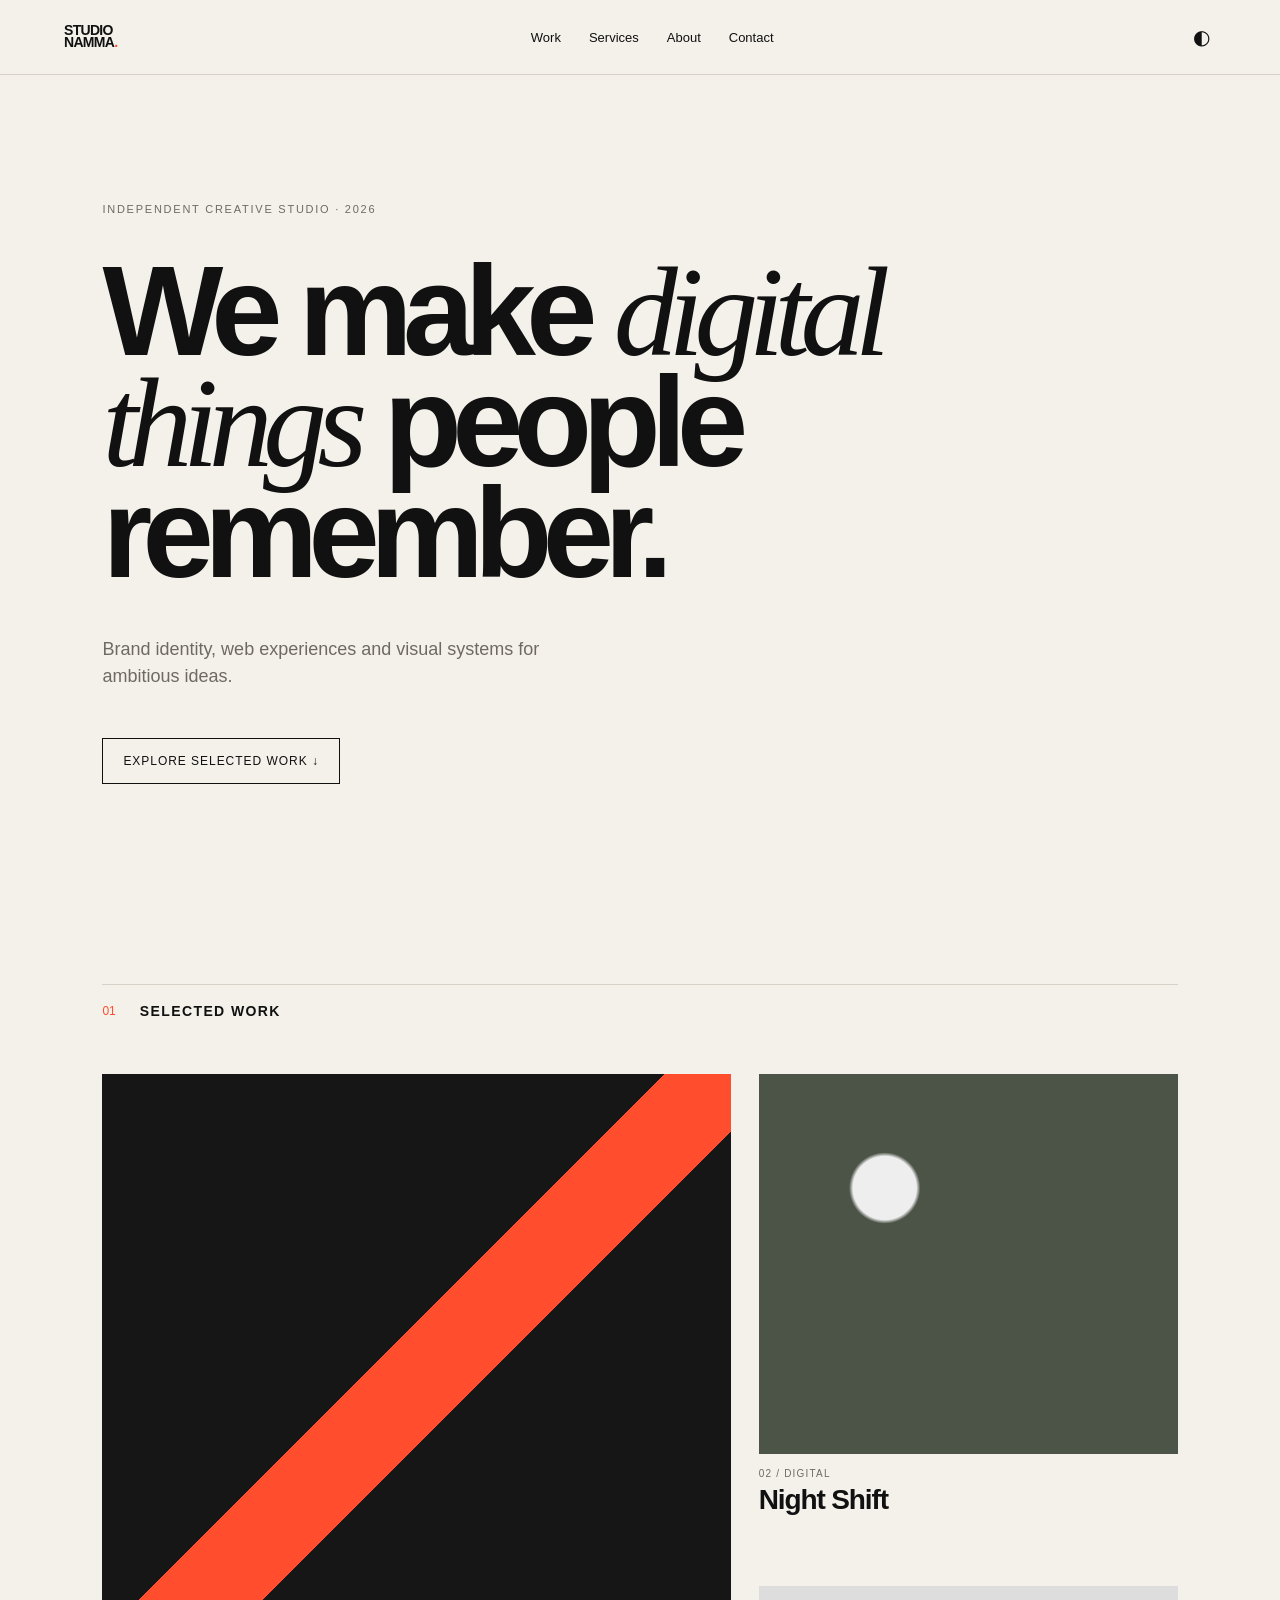
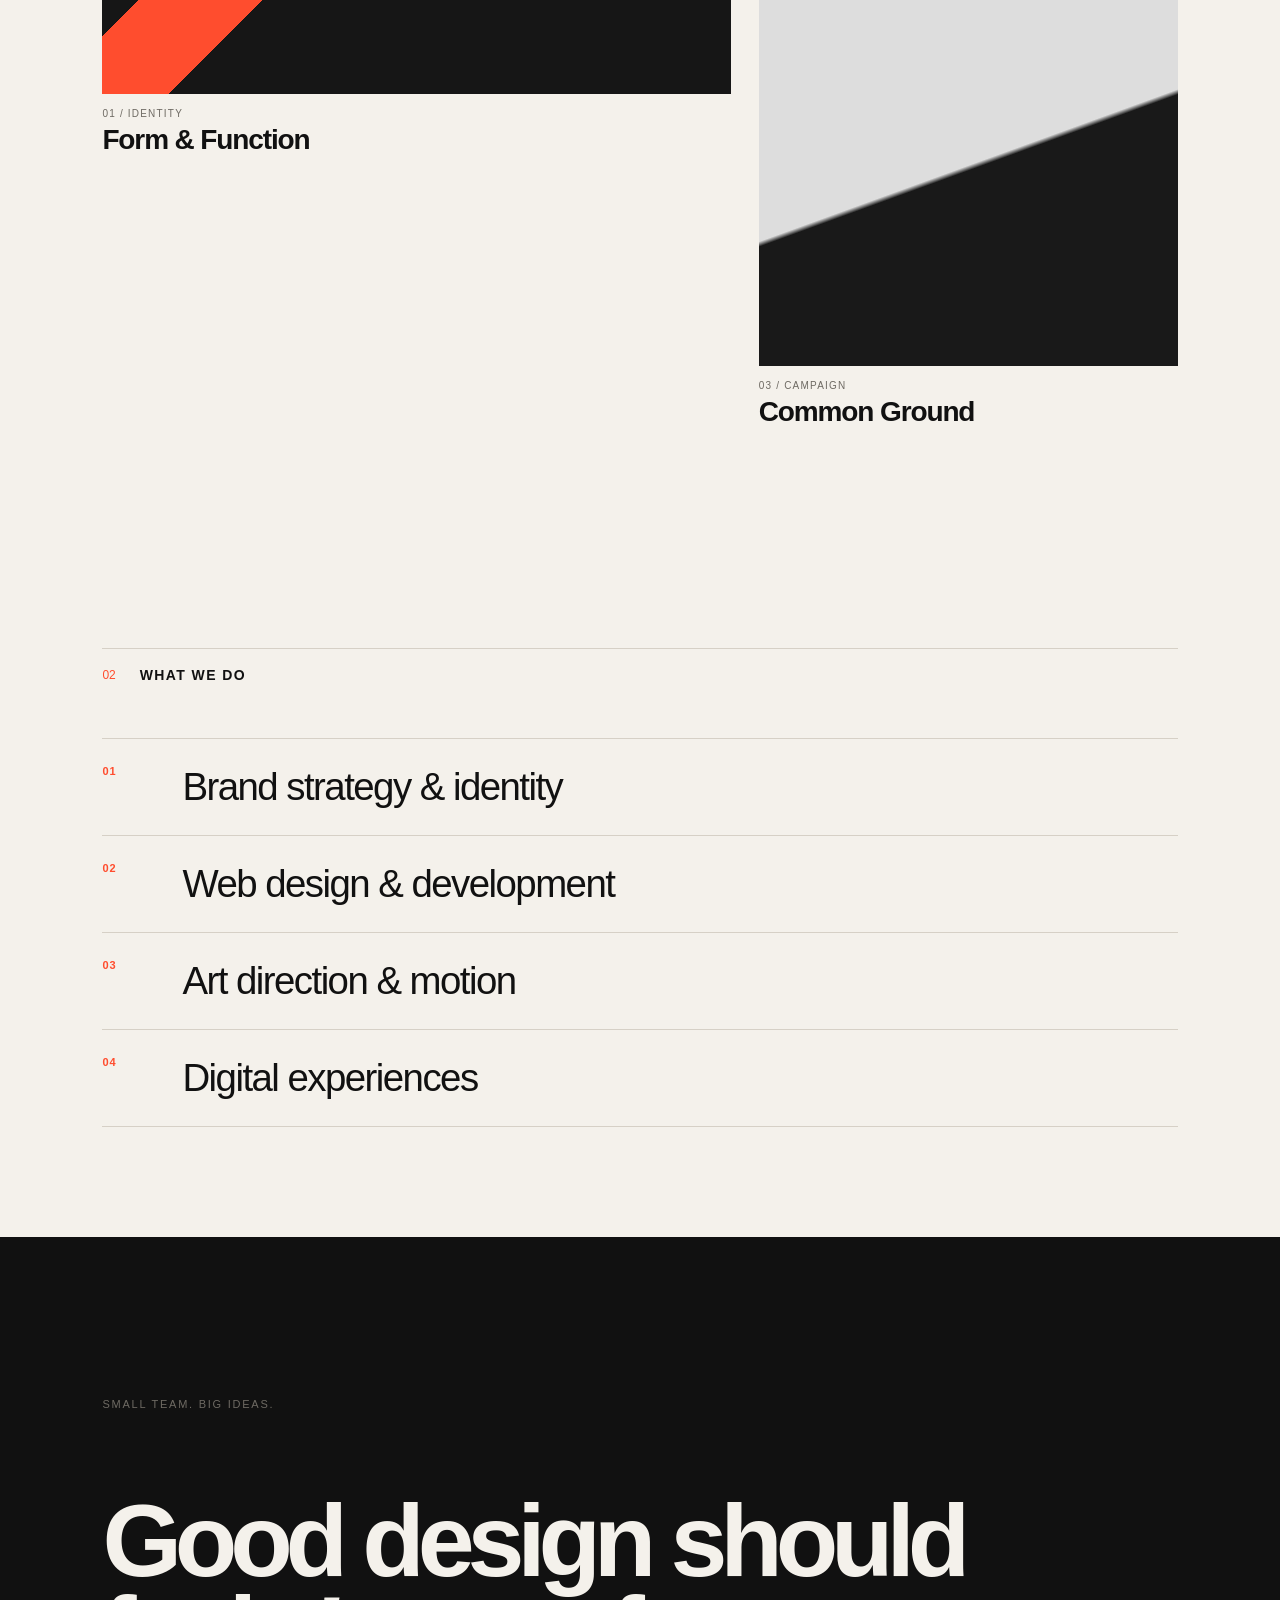
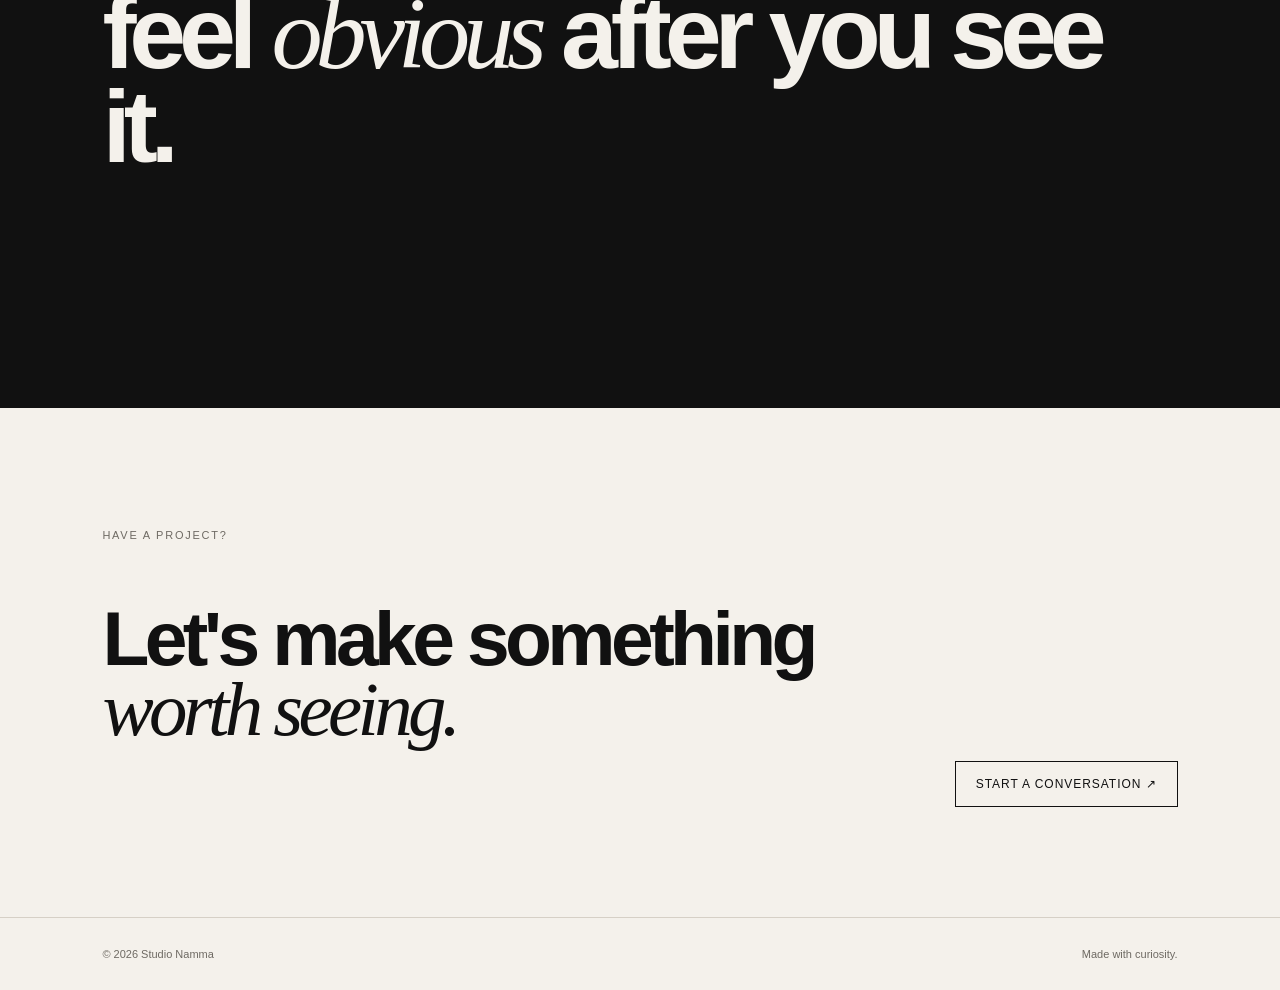
<file: index.html>
<!doctype html>
<html lang="en">
<head>
  <meta charset="utf-8">
  <meta name="viewport" content="width=device-width, initial-scale=1">
  <meta name="description" content="Studio Namma — a creative digital studio portfolio.">
  <meta name="theme-color" content="#111111">
  <title>Studio Namma — Creative Studio</title>
  <link rel="stylesheet" href="styles.css">
</head>
<body>
  <header class="site-header">
    <a class="brand" href="#top" aria-label="Studio Namma home">STUDIO<br>NAMMA<span>.</span></a>
    <nav aria-label="Main navigation">
      <a href="#work">Work</a><a href="#services">Services</a><a href="#about">About</a><a href="#contact">Contact</a>
    </nav>
    <button class="theme-toggle" type="button" aria-label="Toggle theme" aria-pressed="false">◐</button>
  </header>
  <main id="top">
    <section class="hero" aria-labelledby="hero-title">
      <p class="eyebrow">Independent creative studio · 2026</p>
      <h1 id="hero-title">We make <em>digital things</em> people remember.</h1>
      <p class="hero-copy">Brand identity, web experiences and visual systems for ambitious ideas.</p>
      <a class="button" href="#work">Explore selected work ↓</a>
    </section>
    <section id="work" class="section" aria-labelledby="work-title">
      <div class="section-title"><span>01</span><h2 id="work-title">Selected work</h2></div>
      <div class="work-grid">
        <article class="project project-large"><div class="project-art art-one" role="img" aria-label="Abstract orange and black identity artwork"></div><p>01 / Identity</p><h3>Form & Function</h3></article>
        <article class="project"><div class="project-art art-two" role="img" aria-label="Abstract green digital artwork"></div><p>02 / Digital</p><h3>Night Shift</h3></article>
        <article class="project"><div class="project-art art-three" role="img" aria-label="Abstract monochrome campaign artwork"></div><p>03 / Campaign</p><h3>Common Ground</h3></article>
      </div>
    </section>
    <section id="services" class="section services" aria-labelledby="services-title">
      <div class="section-title"><span>02</span><h2 id="services-title">What we do</h2></div>
      <div class="service-list">
        <div><strong>01</strong><span>Brand strategy & identity</span></div><div><strong>02</strong><span>Web design & development</span></div><div><strong>03</strong><span>Art direction & motion</span></div><div><strong>04</strong><span>Digital experiences</span></div>
      </div>
    </section>
    <section id="about" class="statement" aria-labelledby="about-title"><p class="eyebrow">Small team. Big ideas.</p><h2 id="about-title">Good design should feel <em>obvious</em> after you see it.</h2></section>
    <section id="contact" class="contact section" aria-labelledby="contact-title"><div><p class="eyebrow">Have a project?</p><h2 id="contact-title">Let's make something <em>worth seeing.</em></h2></div><a class="button" href="mailto:hello@studionamma.example">Start a conversation ↗</a></section>
  </main>
  <footer><span>© 2026 Studio Namma</span><span>Made with curiosity.</span></footer>
  <script src="script.js"></script>
</body>
</html>
</file>
<file: styles.css>
:root{--bg:#f4f1eb;--fg:#111;--muted:#6e6a63;--line:#d6d0c6;--accent:#ff4d2e}*{box-sizing:border-box}html{scroll-behavior:smooth}body{margin:0;background:var(--bg);color:var(--fg);font-family:Arial,Helvetica,sans-serif;transition:.25s ease}.site-header{position:sticky;top:0;z-index:10;display:flex;align-items:center;justify-content:space-between;padding:24px 5vw;background:color-mix(in srgb,var(--bg) 88%,transparent);backdrop-filter:blur(14px);border-bottom:1px solid var(--line)}.brand{font-size:14px;font-weight:900;line-height:.85;letter-spacing:-.05em;color:inherit;text-decoration:none}.brand span{color:var(--accent)}nav{display:flex;gap:28px}nav a{color:inherit;text-decoration:none;font-size:13px}nav a:hover{color:var(--accent)}button{border:0;background:none;color:inherit;cursor:pointer}.theme-toggle{font-size:20px}.hero{min-height:86vh;padding:13vh 8vw 10vh;display:flex;flex-direction:column;justify-content:center}.eyebrow{font-size:11px;text-transform:uppercase;letter-spacing:.16em;color:var(--muted)}h1{max-width:1050px;font-size:clamp(54px,10vw,150px);line-height:.86;letter-spacing:-.075em;margin:30px 0}em{font-family:Georgia,serif;font-weight:400}.hero-copy{max-width:450px;color:var(--muted);font-size:18px;line-height:1.5}.button{display:inline-block;width:max-content;margin-top:30px;padding:15px 20px;border:1px solid var(--fg);color:inherit;text-decoration:none;font-size:12px;text-transform:uppercase;letter-spacing:.08em}.button:hover{background:var(--fg);color:var(--bg)}.section{padding:110px 8vw}.section-title{display:flex;gap:24px;align-items:center;border-top:1px solid var(--line);padding-top:18px;margin-bottom:55px}.section-title span{color:var(--accent);font-size:12px}.section-title h2{font-size:14px;text-transform:uppercase;letter-spacing:.1em;margin:0}.work-grid{display:grid;grid-template-columns:1.5fr 1fr;gap:70px 28px}.project-large{grid-row:span 2}.project-art{min-height:380px;background:#1d1d1d}.project-large .project-art{min-height:620px}.art-one{background:linear-gradient(135deg,#161616 45%,#ff4d2e 45% 55%,#161616 55%)}.art-two{background:radial-gradient(circle at 30% 30%,#eee 0 8%,transparent 9%),#4c5448}.art-three{background:linear-gradient(160deg,#ddd 0 48%,#191919 49% 100%)}.project p{font-size:10px;text-transform:uppercase;letter-spacing:.12em;color:var(--muted);margin:14px 0 5px}.project h3{font-size:28px;margin:0;letter-spacing:-.04em}.service-list{border-bottom:1px solid var(--line)}.service-list div{display:grid;grid-template-columns:80px 1fr;padding:26px 0;border-top:1px solid var(--line);font-size:clamp(22px,3vw,42px);letter-spacing:-.04em}.service-list strong{font-size:11px;color:var(--accent);letter-spacing:.1em}.statement{padding:150px 8vw;background:#111;color:#f4f1eb}.statement h2{max-width:1000px;font-size:clamp(48px,8vw,110px);line-height:.9;letter-spacing:-.07em}.contact{display:flex;align-items:end;justify-content:space-between;gap:30px}.contact h2{font-size:clamp(42px,6vw,80px);line-height:.9;letter-spacing:-.06em;max-width:750px}footer{display:flex;justify-content:space-between;padding:30px 8vw;border-top:1px solid var(--line);font-size:11px;color:var(--muted)}@media(max-width:700px){nav{display:none}.hero{min-height:75vh;padding:80px 7vw}.section{padding:80px 7vw}.work-grid{grid-template-columns:1fr;gap:45px}.project-large{grid-row:auto}.project-art,.project-large .project-art{min-height:65vw}.contact{display:block}.contact .button{margin-top:10px}footer{padding:24px 7vw;gap:20px;flex-direction:column}}
</file>
